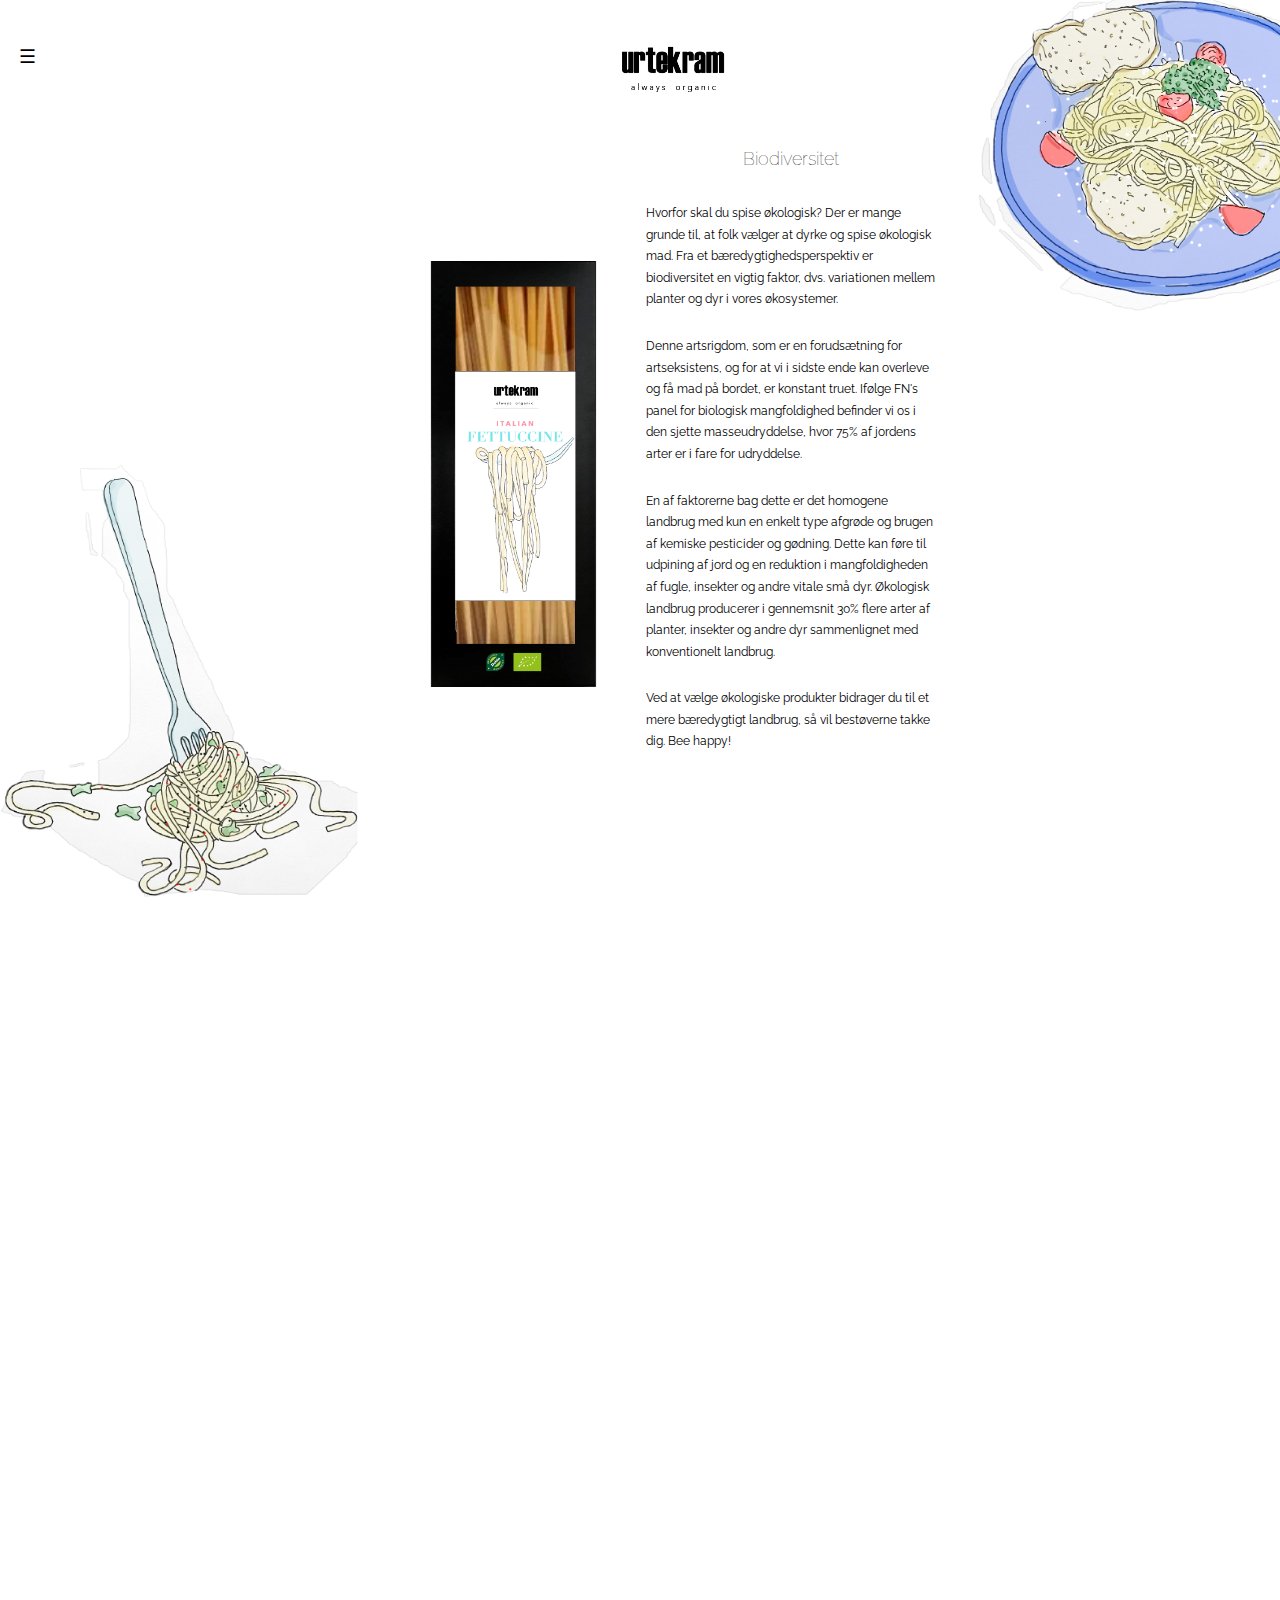
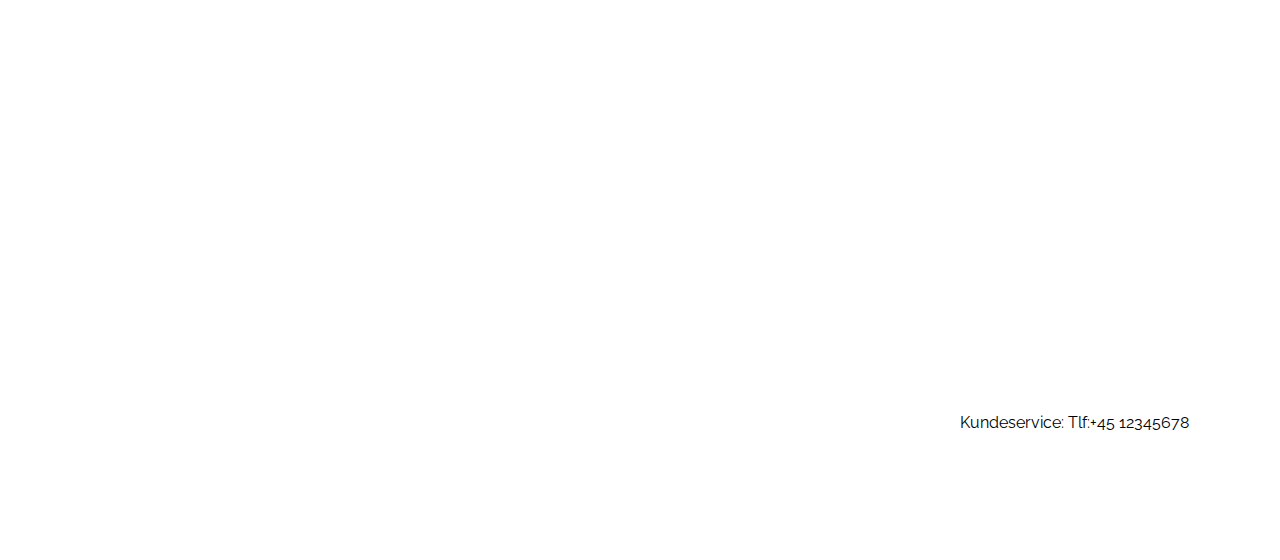
<file: biodiversitet.html>
<!DOCTYPE html>
<html lang=da dir="ltr">
  <head>

<!-- titel til side -->
    <title>Urtekram</title>

    <meta charset="utf-8">
    <meta name="viewport" content="width=device-width, initial-scale=1">

<!-- SEO -->
<meta name="description" content="Hos Urtekram markedsfører vi økologiske fødevarer i kolonial- og frostkategorien, økologisk certificerede plejeprodukter samt produkter, der er rettet mod veganere, vegetarer og personer med allergi inkl. laktose- og glutenfri produkter
Vores produkter sælges i mere end 36 lande: I Skandinavien, hele EU og Rusland, Mellemøsten, Asien og Nordamerika. Urtekram producerer også pasta, og er kendt for deres 'pasta Fettuccine'. Her har de lavet en kampagne for at brande pastaen, og give eksempelser på opskrifter, samt at gøre det let at læse om økologi.">
<meta name="keywords" content="Økologi, pasta, fettuccine, always organic, urtekram, opskrifter, historie, mærkninger, produkter, bæredygtighed">


<!-- link til sidens css -->
    <link rel="stylesheet" href="css/style3.css">

<!--font typer-->
    <link rel="preconnect" href="https://fonts.googleapis.com">
    <link rel="preconnect" href="https://fonts.gstatic.com" crossorigin>
    <link href="https://fonts.googleapis.com/css2?family=Raleway:wght@100&display=swap" rel="stylesheet">

<!-- favicon = ikon i faneblad / browser -->
    <link rel="icon" type="images/png" href="images/ikon2.png"/>

  </head>


<!-- Top Navigation Menu, som burgermenu, der fører ind til sekundærside med menupunkter -->
  <a href="mob-menu.html" class="menu">☰</a>
  <a href="mob-menu.html" class="menumob">☰</a>

  <!--logo-->
    <div class="hero-image">
      <div class="tallerken"> <img src="images/p3.png" alt="pastaret"style="width:100%">

      </div>

      <div class="hero-image">
        <div class="tallerkenmob"> <img src="images/p3.png" alt="pastaret"style="width:100%">

        </div>
      </div>

  <!--logo-->
  <div class="logo3">
    <img src="images/logo1.png" alt="urtekram fettuccine" width="910" height="740"
  </div>
  </div>
</div>

  <!--repsonsiv mobil logo-->

  <div class="logomob3">
    <img src="images/logo1.png" alt="urtekram fettuccine" width="810" height="710"
  </div>
  </div>
</div>

<!--indhold til side-->


  <!--indhold til siden, med billeder-->
  <img class="gaffel"<img src="images/p4.png" alt="bæredygtighed"
</div>
</div>

<img class="gaffelmob"<img src="images/p4.png" alt="bæredygtighed"
</div>
</div>

    <div class="biobillede">
      <img src="images/pakke.png" alt="pasta emballage" style="width:100%">
      <div class="overlay">
    </div>
      </div>

      <div class="biobilledemob">
        <img src="images/pakke.png" alt="emballage pakke" style="width:100%">
        <div class="overlay">
      </div>
        </div>
      </div>


    <!-- tekst ved billede -->
    <div class="biotekst">
        <div class="box box">
  <h1>Biodiversitet</h1>
          <p>Hvorfor skal du spise økologisk? Der er mange grunde til, at folk vælger at dyrke og spise økologisk mad. Fra et bæredygtighedsperspektiv er biodiversitet en vigtig faktor, dvs. variationen mellem planter og dyr i vores økosystemer.
          <p>Denne artsrigdom, som er en forudsætning for artseksistens, og for at vi i sidste ende kan overleve og få mad på bordet, er konstant truet. Ifølge FN's panel for biologisk mangfoldighed befinder vi os i den sjette masseudryddelse, hvor 75% af jordens arter er i fare for udryddelse.</p>
          <p>  En af faktorerne bag dette er det homogene landbrug med kun en enkelt type afgrøde og brugen af ​​kemiske pesticider og gødning. Dette kan føre til udpining af jord og en reduktion i mangfoldigheden af ​​fugle, insekter og andre vitale små dyr. Økologisk landbrug producerer i gennemsnit 30% flere arter af planter, insekter og andre dyr sammenlignet med konventionelt landbrug. </p>
          <p>  Ved at vælge økologiske produkter bidrager du til et mere bæredygtigt landbrug, så vil bestøverne takke dig. Bee happy!</p>
  </div>
</div>

  <div class="biotekstmob">
      <div class="box box">
<h1>Biodiversitet</h1>
        <p>Hvorfor skal du spise økologisk? Der er mange grunde til, at folk vælger at dyrke og spise økologisk mad. Fra et bæredygtighedsperspektiv er biodiversitet en vigtig faktor, dvs. variationen mellem planter og dyr i vores økosystemer.
        <p>Denne artsrigdom, som er en forudsætning for artseksistens, og for at vi i sidste ende kan overleve og få mad på bordet, er konstant truet. Ifølge FN's panel for biologisk mangfoldighed befinder vi os i den sjette masseudryddelse, hvor 75% af jordens arter er i fare for udryddelse.</p>
        <p>  En af faktorerne bag dette er det homogene landbrug med kun en enkelt type afgrøde og brugen af ​​kemiske pesticider og gødning. Dette kan føre til udpining af jord og en reduktion i mangfoldigheden af ​​fugle, insekter og andre vitale små dyr. Økologisk landbrug producerer i gennemsnit 30% flere arter af planter, insekter og andre dyr sammenlignet med konventionelt landbrug. </p>
        <p>  Ved at vælge økologiske produkter bidrager du til et mere bæredygtigt landbrug, så vil bestøverne takke dig. Bee happy!</p>
</div>
</div>
<footer>
  Kundeservice: Tlf:+45 12345678
</footer>
</file>
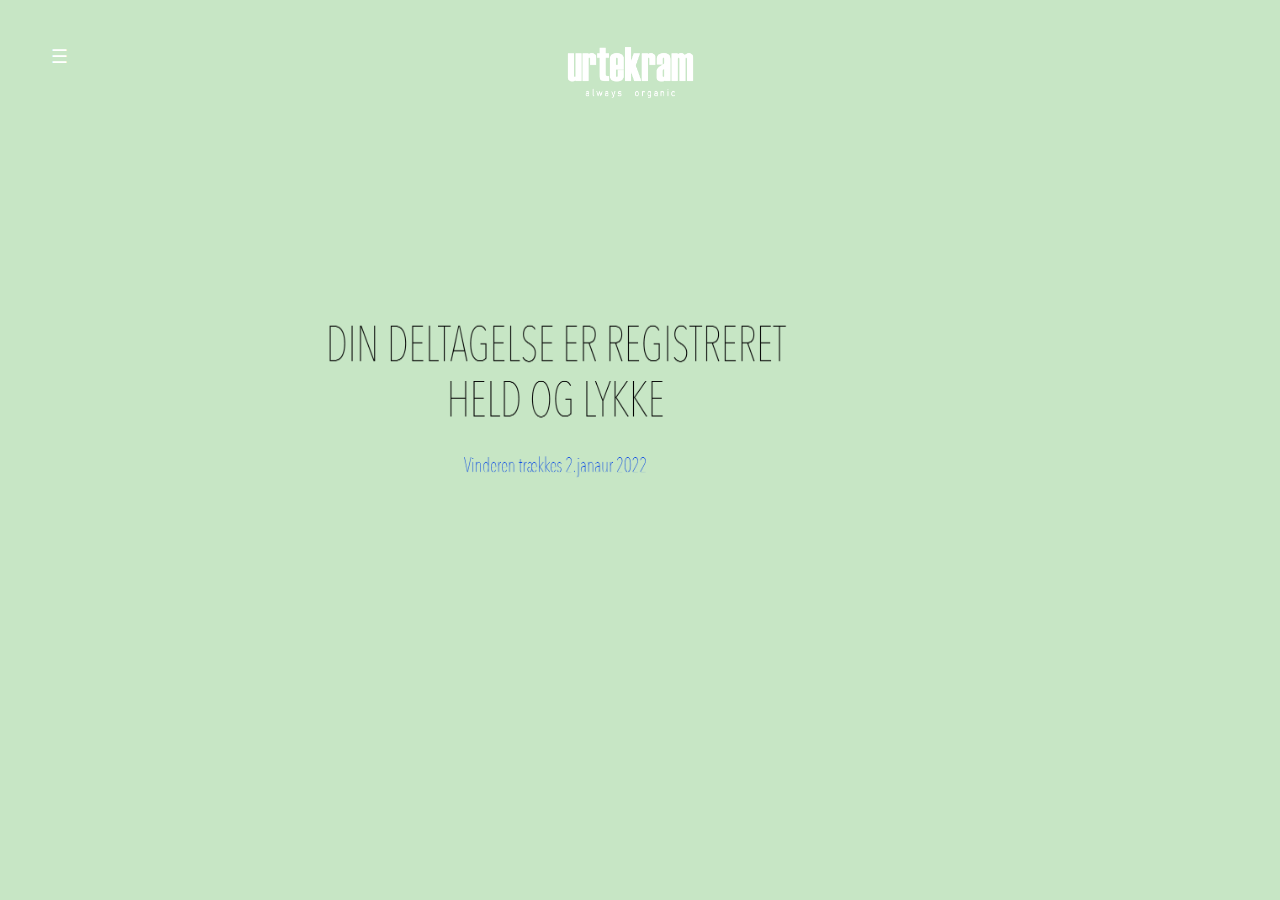
<file: deltagelse.html>
<!DOCTYPE html>
<html lang=da dir="ltr">
  <head>

<!-- titel til side -->
    <title>Urtekram</title>

    <meta charset="utf-8">
    <meta name="viewport" content="width=device-width, initial-scale=1">

<!-- SEO -->
<meta name="description" content="Hos Urtekram markedsfører vi økologiske fødevarer i kolonial- og frostkategorien, økologisk certificerede plejeprodukter samt produkter, der er rettet mod veganere, vegetarer og personer med allergi inkl. laktose- og glutenfri produkter
Vores produkter sælges i mere end 36 lande: I Skandinavien, hele EU og Rusland, Mellemøsten, Asien og Nordamerika. Urtekram producerer også pasta, og er kendt for deres 'pasta Fettuccine'. Her har de lavet en kampagne for at brande pastaen, og give eksempelser på opskrifter, samt at gøre det let at læse om økologi.">
<meta name="keywords" content="Økologi, pasta, fettuccine, always organic, urtekram, opskrifter, historie, mærkninger, produkter, bæredygtighed">

<!-- link til sidens css -->
    <link rel="stylesheet" href="css/style4.css">

<!--font typer-->
    <link rel="preconnect" href="https://fonts.googleapis.com">
    <link rel="preconnect" href="https://fonts.gstatic.com" crossorigin>
    <link href="https://fonts.googleapis.com/css2?family=Raleway:wght@100&display=swap" rel="stylesheet">

<!-- favicon = ikon i faneblad / browser -->
    <link rel="icon" type="images/png" href="images/ikon2.png"/>

  </head>


<!-- Top Navigation Menu, som burgermenu, der fører ind til sekundærside med menupunkter -->
<a href="mob-menu.html" class="menu">☰</a>
<a href="mob-menu.html" class="menumob">☰</a>



<!--logo-->

<div class="logo">
<img class="logo"<img src="images/hvidlogo.png" alt="urtekram, always organic"width="30" height="40"
</div>
</div>

<div class="logomob">
  <img src="images/hvidlogo.png" alt="urtekram always organic" width="220" height="180"
</div>
</div>

</div>
</div>

<div class="deltagelse"> <img src="images/d.png" alt="urtekram, always organic"width="795" height="700"
</div>
</div>
<div class="deltagelsemob"> <img src="images/d.png" alt="urtekram, always organic"width="495" height="400"
</div>
</div>
</file>
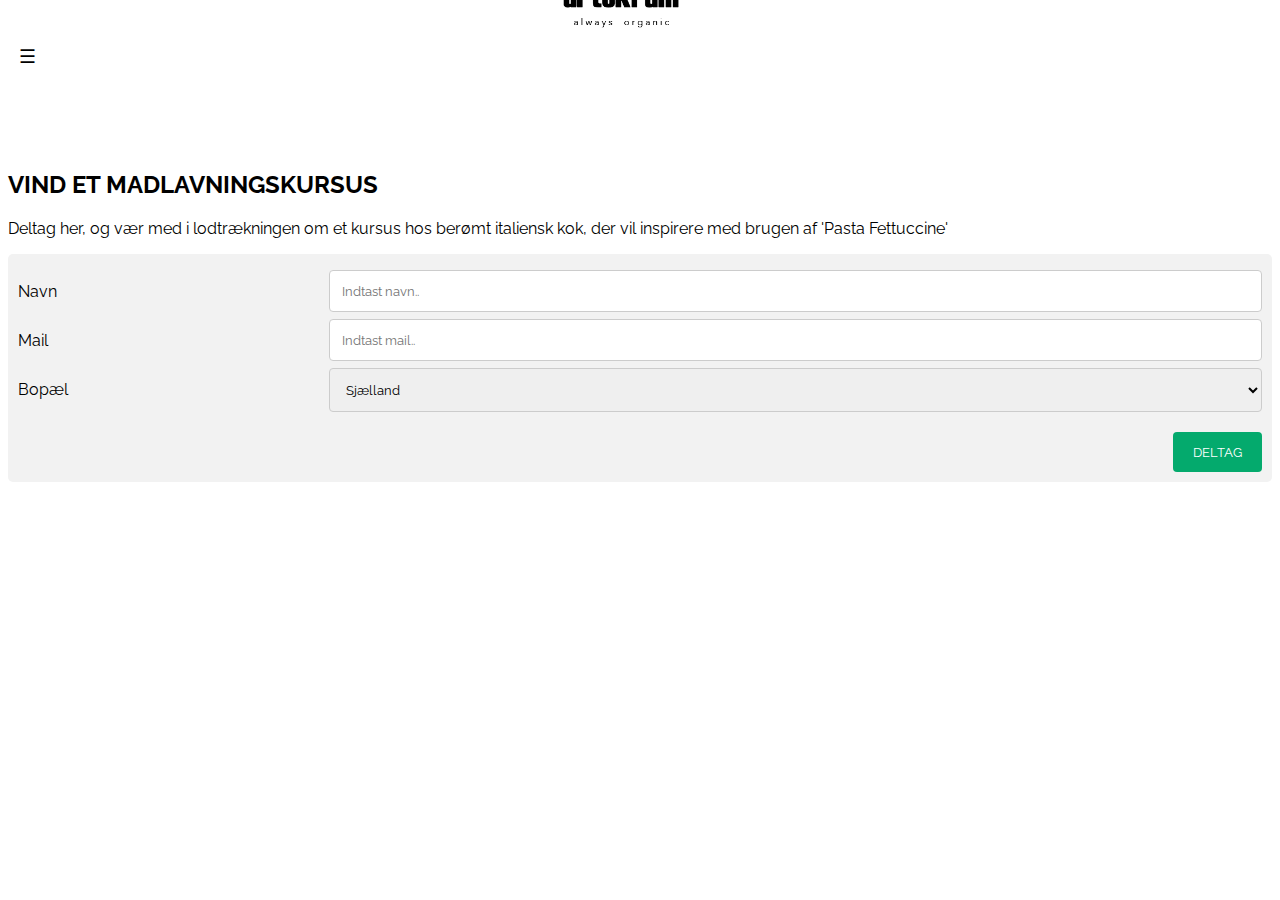
<file: historier.html>
<!DOCTYPE html>
<html lang=da dir="ltr">
  <head>

<!-- titel til side -->
    <title>Urtekram</title>

    <meta charset="utf-8">
    <meta name="viewport" content="width=device-width, initial-scale=1">

<!-- SEO -->
<meta name="description" content="Hos Urtekram markedsfører vi økologiske fødevarer i kolonial- og frostkategorien, økologisk certificerede plejeprodukter samt produkter, der er rettet mod veganere, vegetarer og personer med allergi inkl. laktose- og glutenfri produkter
Vores produkter sælges i mere end 36 lande: I Skandinavien, hele EU og Rusland, Mellemøsten, Asien og Nordamerika. Urtekram producerer også pasta, og er kendt for deres 'pasta Fettuccine'. Her har de lavet en kampagne for at brande pastaen, og give eksempelser på opskrifter, samt at gøre det let at læse om økologi.">
<meta name="keywords" content="Økologi, pasta, fettuccine, always organic, urtekram, opskrifter, historie, mærkninger, produkter, bæredygtighed">

<!-- link til sidens css -->
    <link rel="stylesheet" href="css/style5.css">

<!--font typer-->
    <link rel="preconnect" href="https://fonts.googleapis.com">
    <link rel="preconnect" href="https://fonts.gstatic.com" crossorigin>
    <link href="https://fonts.googleapis.com/css2?family=Raleway:wght@100&display=swap" rel="stylesheet">

<!-- favicon = ikon i faneblad / browser -->
    <link rel="icon" type="images/png" href="images/ikon2.png"/>

  </head>


<!-- Top Navigation Menu, som burgermenu, der fører ind til sekundærside med menupunkter -->
  <a href="mob-menu.html" class="menu">☰</a>


  <!--logo-->
  <img class="logo2"<img src="images/logo1.png" alt="pasta fettuccine"

</div>

<!--repsonsiv mobil logo-->


<div class="logomob">
  <img src="images/logo1.png" alt="logomob" width="780" height="710">

</div>

<body>

<h2>VIND ET MADLAVNINGSKURSUS</h2>
<p>Deltag her, og vær med i lodtrækningen om et kursus hos berømt italiensk kok, der vil inspirere med brugen af 'Pasta Fettuccine'</p>

<div class="container">
  <form action="deltagelse.html">
    <div class="row">
      <div class="col-25">
        <label for="fname">Navn</label>
      </div>
      <div class="col-75">
        <input type="text" id="fname" name="firstname" placeholder="Indtast navn..">
      </div>
    </div>
    <div class="row">
      <div class="col-25">
        <label for="lname">Mail</label>
      </div>
      <div class="col-75">
        <input type="text" id="lname" name="lastname" placeholder="Indtast mail..">
      </div>
    </div>
    <div class="row">
      <div class="col-25">
        <label for="country">Bopæl</label>
      </div>
      <div class="col-75">
        <select id="country" name="country">
          <option value="australia">Sjælland</option>
          <option value="canada">Fyn</option>
          <option value="usa">Jylland</option>
        </select>
      </div>
    </div>

    <div class="row">
      <input type="submit" value="DELTAG">
    </div>
  </form>
</div>

</body>
</html>
</file>
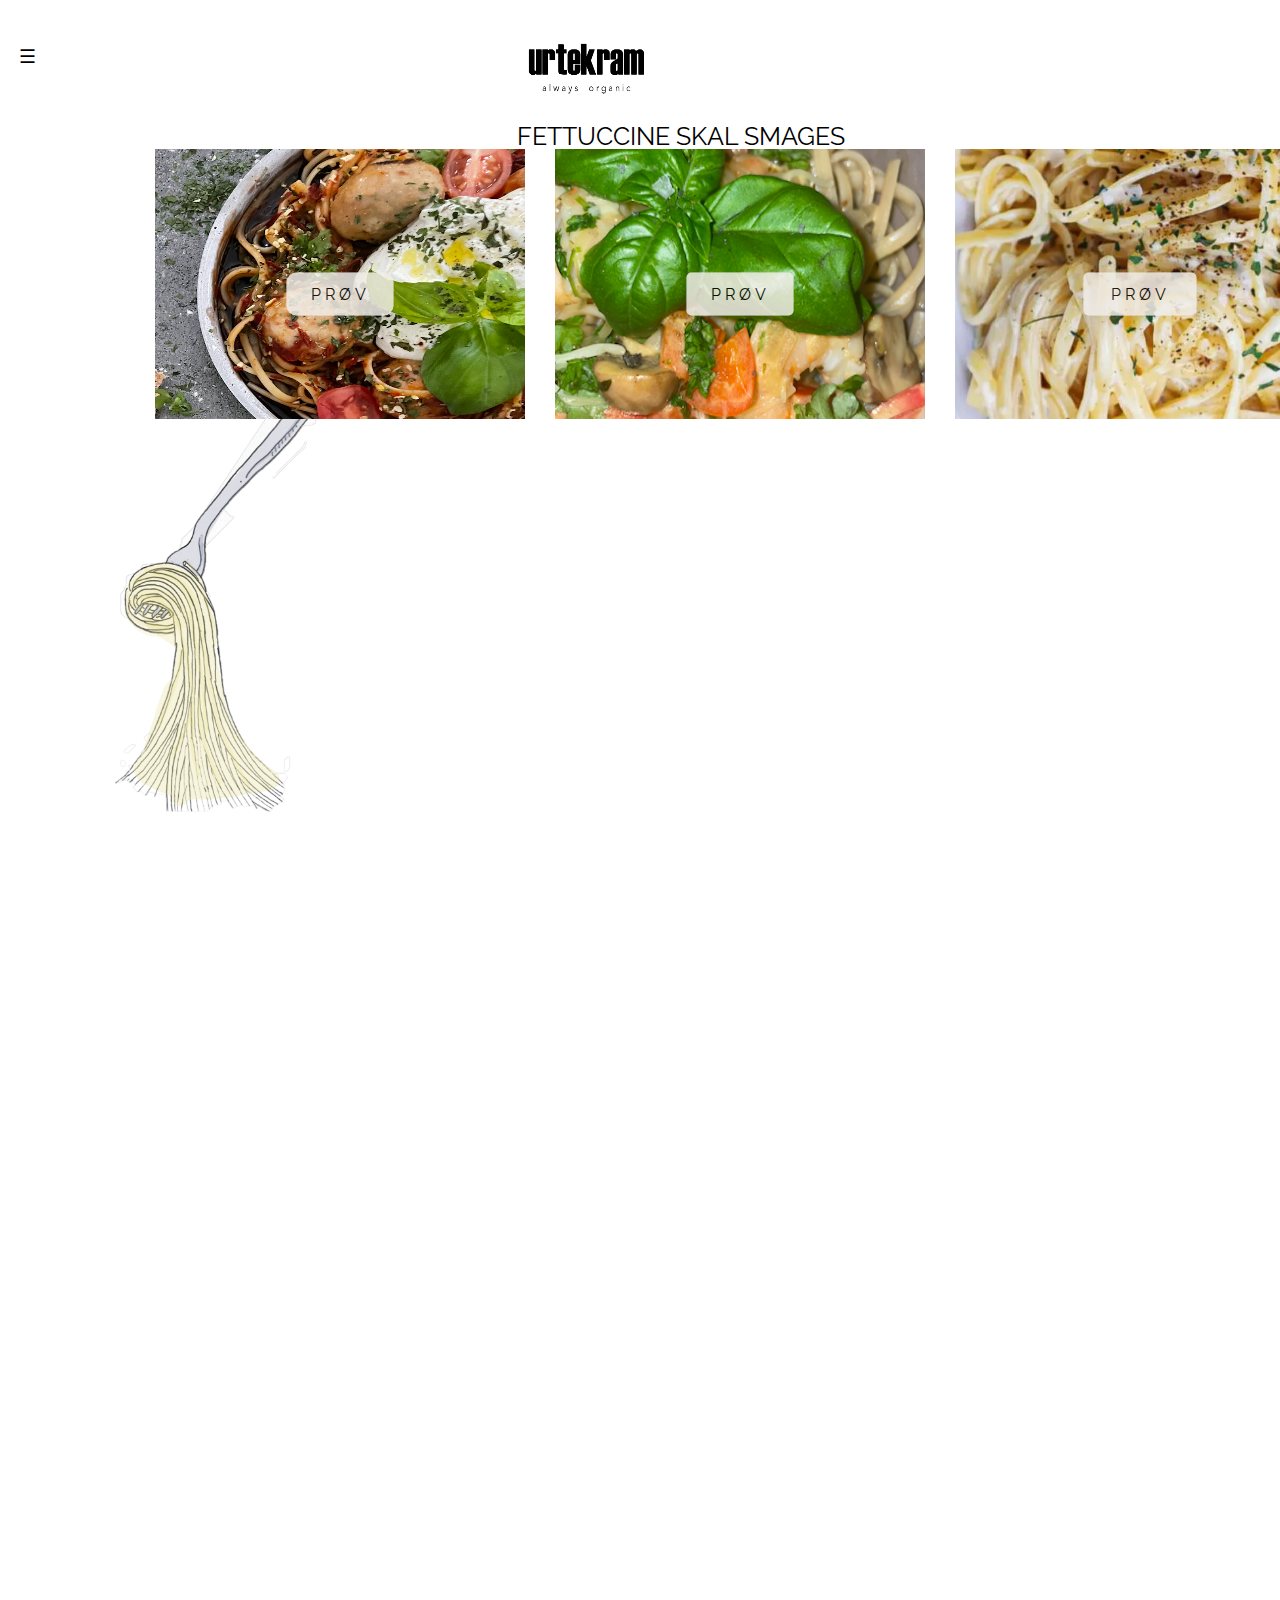
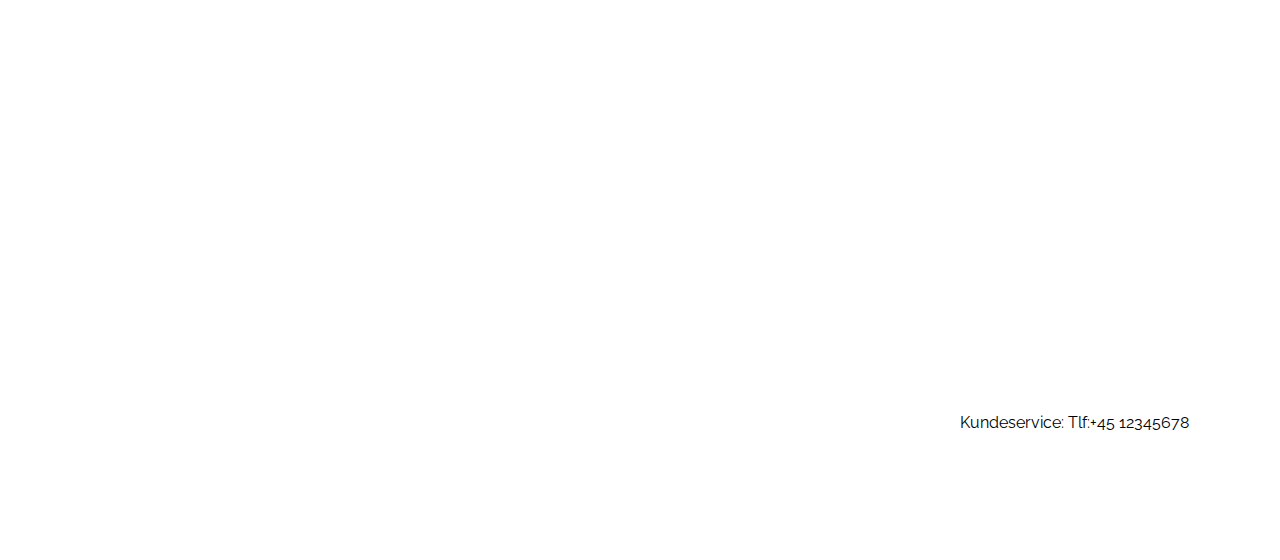
<file: opskriftforside.html>
<!DOCTYPE html>
<html lang=da dir="ltr">
  <head>

<!-- titel til side -->
    <title>Urtekram</title>

    <meta charset="utf-8">
    <meta name="viewport" content="width=device-width, initial-scale=1">

<!-- SEO -->
<meta name="description" content="Hos Urtekram markedsfører vi økologiske fødevarer i kolonial- og frostkategorien, økologisk certificerede plejeprodukter samt produkter, der er rettet mod veganere, vegetarer og personer med allergi inkl. laktose- og glutenfri produkter
Vores produkter sælges i mere end 36 lande: I Skandinavien, hele EU og Rusland, Mellemøsten, Asien og Nordamerika. Urtekram producerer også pasta, og er kendt for deres 'pasta Fettuccine'. Her har de lavet en kampagne for at brande pastaen, og give eksempelser på opskrifter, samt at gøre det let at læse om økologi.">
<meta name="keywords" content="Økologi, pasta, fettuccine, always organic, urtekram, opskrifter, historie, mærkninger, produkter, bæredygtighed">
<!-- link til sidens css -->
    <link rel="stylesheet" href="css/style3.css">

<!--font typer-->
    <link rel="preconnect" href="https://fonts.googleapis.com">
    <link rel="preconnect" href="https://fonts.gstatic.com" crossorigin>
    <link href="https://fonts.googleapis.com/css2?family=Raleway:wght@100&display=swap" rel="stylesheet">

<!-- favicon = ikon i faneblad / browser -->
    <link rel="icon" type="images/png" href="images/ikon2.png"/>

  </head>


<!-- Top Navigation Menu, som burgermenu, der fører ind til sekundærside med menupunkter -->
  <a href="mob-menu.html" class="menu">☰</a>
  <a href="mob-menu.html" class="menumob">☰</a>

  <!--logo-->

    <div class="logo9">
      <img src="images/logo.png" alt="logomob" width="420" height="360"
    </div>
  </div>

  </div>
</div>

      <div class="logomob4">
        <img src="images/logo1.png" alt="logomob" width="780" height="710"
      </div>
      </div>


<!--indhold til side-->

    <body>

      <img class="baggrund" src="images/p2.png" alt="aftensmad"

      <div class="bg-image: url(images/.png)"></div>
      <div class="bg-text">


    <div class="flex-container">
      <div>FETTUCCINE SKAL SMAGES</div>
    </div>

  <body>
      <div class="container">
          <div class="box box1"><img src="images/pol.png" alt="opskrift"></div>
              <div class="image"
          </div>
          <div class="box box2"><img src="images/rejer3.png" alt="opskrift"></div>
              <div class="image">
          </div>
          <div class="box box3"><img src="images/alfredo.png"alt="opskrift"></div>
              <div class="image">
          </div>
      </div>

</body>

<!-- knapper til navigering på billeder, som skal vise hen til opskrifterne -->

<div class="container1">
  <button class="btn">PRØV</button>
  <a href="opskrift.html" class="btn">PRØV</a>


</div>


<div class="container2">
  <button class="btn">PRØV</button>
  <a href="opskrift1.html" class="btn">PRØV</a>

</div>

<div class="container3">
  <button class="btn">PRØV</button>
  <a href="opskrift2.html" class="btn">PRØV</a>


</div>

</div>

<!--mob side, som skal se helt anderledes ud-->

<div class="tekst5mob">
    <div class="box1 box1">
<h1>SMAG ITALIEN FETTUCINE MED . . .</h1>
      <table>
<tr>
  <td>POLPETTE</td>
  <td><a href="opskrift.html" class="button">PRØV</a>

</td>

</tr>
<tr>
  <td>TIGERREJER</td>
  <td><a href="opskrift1.html" class="button">PRØV</a></td>

</tr>
<tr>
  <td>ALFREDO</td>
  <td><a href="opskrift2.html" class="button">PRØV</a></td>

</tr>
</table>

</table>
</div>
</div>
<footer>
  Kundeservice: Tlf:+45 12345678
</footer>
</file>
<file: css/style3.css>
/*Dette er css til index.html, hvor layout, design og udseende kodes* /

/*OBS: alt skrevet med 'mob'endelse, er class til responsivt layout* /

/*udseende samt placering til burgermenu*/
.menu{
  color:black;
  text-decoration: none;
  font-size: 120%;
  z-index: 1;

/*placering*/
  position: absolute;
  left:1.5%;
  top: 5%;
}
.menumob{
  color:black;
  text-decoration: none;
  font-size: 120%;
  z-index: 1;

/*placering*/
  position: absolute;
  left:9%;
  top: 5%;
}



/*HER BEGYNDER: udseende til sekundær mob-menu side*/

/*udseende af menupunkter tekst*/
.menupunkter{
  font-family: 'Raleway', sans-serif;
  color:black;
  font-size: 100%;
  text-decoration: none;
}


/*HER BEGYNDER: altom.html styling*/
/*header udseende*/

.hero-image {

  background-position: center;
  background-repeat: no-repeat;
  background-size: cover;
  position: relative;
    z-index: -1;
}

.logo{
  position: absolute;
  top: -2005%;
left:9%;
width:80%;
z-index: 2;
}

.logomob{
  position: absolute;
right:58.5%;
top:-47.5%;
width:95%;
z-index: -1;
}


/*udseende og position til pil*/
.arrow{
  position: absolute;
  top:18%;
  right:50.5%;
  border: solid black;
  border-width: 0 3px 3px 0;
  display: inline-block;
  padding: 5px;
  transition: .5s ease;
  z-index:2;
}

.down {
  transform: rotate(45deg);
  -webkit-transform: rotate(45deg);
}


.arrow2 {
  position: absolute;
  top:205%;
  right:48%;
  border: solid black;
  border-width: 0 3px 3px 0;
  display: inline-block;
  padding: 5px;
  transition: .5s ease;
  z-index:2;
}
.up {
  transform: rotate(-135deg);
  -webkit-transform: rotate(-135deg);
}

.arrowmob {
  position: absolute;
  top:13%;
  right:49.5%;
  border: solid black;
  border-width: 0 3px 3px 0;
  display: inline-block;
  padding: 5px;
  transition: .5s ease;
  z-index:2;

}

.downmob {
  transform: rotate(45deg);
  -webkit-transform: rotate(45deg);
}


.arrow2mob {
  position: absolute;
  top:260%;
  right:49.5%;
  border: solid black;
  border-width: 0 3px 3px 0;
  display: inline-block;
  padding: 5px;
  transition: .5s ease;
  z-index:2;
}
.upmob {
  transform: rotate(-135deg);
  -webkit-transform: rotate(-135deg);
}

/* Smooth scroll */
html {
  scroll-behavior: smooth;
}

#showmenu a {
  height:3em;
}

/*placering af billede*/


.image6 {
  position: absolute;
  top: 7%;
right:8.6%;
width:80%;
z-index: 2;
}

.image6mob {
  position: absolute;
  top: 10%;
right:-45%;
width:180%;
z-index: -2;
}

.image7 {
  position: absolute;
  top: 103%;
right:29.9%;
width:40%;
z-index: 2;
}

.image7mob {
  position: absolute;
  top: 87%;
right:1%;
width:100%;
z-index: 2;
}
/*udseende af indhold*/
/*tekst til billeder, placering*/
/*tekst udseende*/
p{
  font-family: 'Raleway', sans-serif;
  margin: 25px;
  font-size: 12px;
  line-height: 180%;
}

/*overskrift udseende*/
h1{
  font-family: 'Raleway', sans-serif;
  font-size:18px;
  font-weight: lighter;
  font-stretch: ultra-condensed;
  text-align: center;
  margin-bottom: 10%;

}
  .tekst1
  {
    font-family: 'Raleway', sans-serif;
    position:relative;
    top:910px;
    width: 1300%;
    height: 20%;
    margin: 20%;
    left:34%;
    right: 42%;
    display: inline-block;

  }

  .tekst2
  {
    font-family: 'Raleway', sans-serif;
    position:relative;
    top:640px;
    width: 1380%;
    height: 20%;
    margin: 20%;
    right: 22%;
    display: inline-block;
    z-index: 2;
  }


  .tekst1 .box
  {
    font-family: 'Raleway', sans-serif;
    width: calc(440px - 10px);
    height: calc(250px - 10px);
    background: white;
    margin:15px;
    box-sizing: border-box;
    border-radius: 4px;
    text-align: left;
  }

  .tekst1mob
  {
    font-family: 'Raleway', sans-serif;
    position:relative;
    top:780px;
    width: 800%;
    height: 20%;
    margin: 20%;
    left:-30%;
    right: 42%;
    display: inline-block;

  }
  .tekst1mob .box
  {
    font-family: 'Raleway', sans-serif;
    width: calc(390px - 10px);
    height: calc(250px - 10px);
    background: white;
    margin:15px;
    box-sizing: border-box;
    border-radius: 4px;
    text-align: left;
  }


.tekst2 .box1
{
  width: calc(450px - 10px);
  height: calc(250px - 10px);
  background: white;
  margin:15px;
  box-sizing: border-box;
  border-radius: 4px;
  text-align: left;
  position: relative;
  top:34em;
  right:-16em;
  font-family: 'Raleway', sans-serif;
  position: relative;
  top:-260px;

}



  .tekst2mob
  {
    font-family: 'Raleway', sans-serif;
    position:relative;
    top:800px;
    width: 780%;
    height: 20%;
    margin: 20%;
    right: 22%;
    display: inline-block;}

.tekst2mob .box1
{
  font-family: 'Raleway', sans-serif;
  width: calc(340px - 10px);
  height: calc(250px - 10px);
  background: white;
  margin:15px;
  box-sizing: border-box;
  border-radius: 4px;
  text-align: left;

}

/*udseende til tabel med næringsindhold*/
table {
  font-family: arial, sans-serif;
  border-collapse: collapse;
  width: 100%;

}

td, th {
  border-bottom: 1px solid #dbd8cc;
  text-align: left;
  padding: 8px;
  font-family: 'Raleway', sans-serif;
}

tr:nth-child(even) {
  background-color:white;
}


footer{
  position: absolute;
  bottom:-140%;
  left:75%;
  padding-bottom: 10%;
  font-family: 'Raleway', sans-serif;

}

.footermob1{
  position: absolute;
  bottom:10%;
  left:5%;
  font-family: 'Raleway', sans-serif;
}

p2{
  color:green;
}

/*HER BEGYNDER: styling af forside til opskrifter*/

body
{
  margin: 0;
  padding: 0;
  font-family: sans-serif;
  font-family: 'Raleway', sans-serif;

}

.logo9{
  position: absolute;
  top:-105px;
right:502px;

z-index: 1;
}

.logomob4{
  position: relative;
  right:61%;
  top:-335px;
  width: 100%;
}


  .tekst5mob
  {
    font-family: 'Raleway', sans-serif;
    position:relative;
    top:-660px;
    width: 780%;
    height: 20%;
    margin: 20%;
    right: 22%;
    display: inline-block;}

.tekst5mob .box1
{
  font-family: 'Raleway', sans-serif;
  width: calc(320px - 10px);
  height: calc(250px - 10px);
  background: white;
  margin:15px;
  box-sizing: border-box;
  border-radius: 4px;
  text-align: left;

}

.button{
  background-color: beige;
 border: none;
 color: black;
 padding: 12px 30px;
 text-align: center;
 text-decoration: none;
 display: inline-block;
 font-size: 10px;
 margin: 30px 0px;
 cursor: pointer;
 border-radius: 4px;
 position: relative;
 right:-30%;

}


.container
{
  position: relative;
  bottom: 0.3px;
  top:-555px;
  width: 1500px;
  height: 200px;
  margin: 200px auto;
  left:120px;
  z-index: 1;

}
.container .box
{
  position: relative;
  width: calc(400px - 30px);
  height: calc(300px - 30px);
  background: #000;
  float:left;
  margin:15px;
  box-sizing: border-box;
  overflow: hidden;
  border-radius: 0px;
  z-index: 1;
}

.box1 img {
    width: 100%;
    height: 120%;

}

.box2 img {
    width: 100%;
    height: 120%;
}

.box3 img {
    width: 150%;
    height: 100%;
    z-index: 2;
  }


  .container1 {
    position: relative;
    width: 100%;
    max-width: 400px;
    top: 160px;
    z-index: 2;
  }

  .container1 img {
    width: 500%;
    height: auto;
    z-index: 2;

  }

  .container1 .btn {
    position: absolute;
    top: 100%;
    left: 250%;
    transform: translate(-50%, -50%);
    -ms-transform: translate(-50%, -50%);
    background-color: #f2efea;
    color: black;
    font-size: 16px;
    font-family: 'Raleway', sans-serif;
    letter-spacing: 4px;
    padding: 12px 27px;
    border: none;
    cursor: pointer;
    border-radius: 5px;
    text-align: center;
    text-decoration: none;
    opacity: 0.6;
    transition: 0.3s;
    z-index:2;


  }
  .btn:hover {opacity: 1}


  .container2 {
    position: relative;
    width: 500%;
    max-width: 400px;
      top: 160px;
  }

  .container2 img {
    width: 100%;
    height: auto;
      z-index: 1;
  }

  .container2 .btn {
    position: absolute;
    top: 100%;
    left: 50%;
    transform: translate(-50%, -50%);
    -ms-transform: translate(-50%, -50%);
    background-color: #f2efea;
    color: black;
    font-size: 16px;
    font-family: 'Raleway', sans-serif;
    letter-spacing: 4px;
    padding: 12px 24px;
    border: none;
    cursor: pointer;
    border-radius: 10px;
    text-align: center;
    text-decoration: none;
    opacity: 0.6;
 transition: 0.3s;
 z-index:2;



  }

  .btn:hover {opacity: 1}

  .container3 {
    position: relative;
    width: 500%;
    max-width: 400px;
      top: 160px;
  }

  .container3 img {
    width: 50%;
    height: auto;
  }

  .container3 .btn {
    position: absolute;
    top: 1000%;
    left: 150%;
    transform: translate(-50%, -50%);
    -ms-transform: translate(-50%, -50%);
    background-color: #f2efea;
    color: black;
    font-size: 16px;
    font-family: 'Raleway', sans-serif;
    letter-spacing: 4px;
    padding: 12px 24px;
    border: none;
    cursor: pointer;
    border-radius: 5px;
    text-align: center;
    text-decoration: none;
    opacity: 0.6;
 transition: 0.3s;
 z-index:2;
}
.btn:hover {opacity: 1}



.flex-container > div {
background-color: white;
margin: 21px;
margin-right: 20px;
padding: 10px;
padding-top: 10px;
font-size: 25px;
z-index: -1;
text-align: center;
position:absolute;
top:10%;
left:38%;
font-family: 'Raleway', sans-serif;

}

.baggrund{
  z-index:-1;
  height:50%;
  width: 50%;
  position:relative;
  top:330px;
  bottom: 30%;
  left:-10%;

}

.logo{
  position: absolute;

}
/*HER BEGYNDER: styling til opskrift sider*/

.logo7{
  position: absolute;
  top: -175%;
left:9%;
width:80%;
z-index: 2;
}

.logomob7{
  position: absolute;
  top:-92%;
  right:-47%;
}


* {
  box-sizing: border-box;
}

.kødbolle{
  position: relative;
  width: 30%;
  height:30em;
  top:20%;
  z-index: 1;
}


/*udseende til opskrifter*/
body {
  font-family: 'Raleway', sans-serif;
  padding: 20px;
  background:white;
}

dl{
  list-style: none;
}

ul{
  list-style: line;
  border-bottom: 1px solid #fff;
   display: block;
   line-height: 2.333em;
   padding: 0 11px 0 15px;


}
/* titel på opskrift*/
.header {

  font-family: 'Raleway', sans-serif;
  padding: 10px;
  margin-top: 90px;
  font-size: 20px;
  text-align: center;
  background: white;
  border: solid #fff;
  top:40%;
}

h2{
  color:black;
  text-decoration: none;
}


h3{
  font-size: 120%;}

/* Her har jeg lavet to kolonner som er responsive og som flyder ved siden af hinanden, til opskriftsiderne*/
/* Left column */
.leftcolumn {
  float: left;
  width: 75%;

}

/* Højre column */
.rightcolumn {
  float: left;
  width: 25%;
  padding-left: 20px;

}

/*position af liste med fremgangsmåde*/
.howto{
  position: relative;
  top:-130px;
  bottom: 50px;
}


.card {
   background-color: white;
   padding: 10px;
   margin-top: 20px;
   margin-bottom: -80px;
   border: solid #b2aea4;
border-width: thin;
text-decoration: none;
}

/* Clear floats efter kolonner */
.row:after {
  display: table;
  clear: both;

}

/*udseende til link-tekst til ny opskrift (linje 85 html på opskrift siderne)*/
/* unvisited link */
a:link {
  color: Black;
  text-decoration: none;
}

/* visited link( linje 85 html på opskrift siderne) */
a:visited {
  color: black;
}

/* mouse over link (linje 85 html på opskrift siderne)*/
a:hover {
  color: grey;
}

/* selected link (linje 85 html på opskrift siderne) */
a:active {
  color: black;
}


/*udseende til info box (linje 53 html på opskrift siderne)*/
.container5
{
  position:  relative;
  bottom: 2px;
  top:-90px;
  width: 1200px;
  height: 180px ;
  left:700px;

}
.container5 .box
{  width: calc(280px - 1px);
  height: calc(150px - 1px);
  background: #f2efea;
  margin:15px;
  box-sizing: border-box;
  overflow: hidden;
  border-radius: 5px;
  text-align: center;
}


/*udseende til repsonsiv info box (linje 53 html på opskrift siderne)*/
.container5mob
{
  position:  relative;
  bottom: 2px;
  top:-50px;
  width: 1900px;
  height: 170px;
  left:700px;

}
.container5mob .box
{  width: calc(140px - 1px);
  height: calc(140px - 1px);
  background: #f2efea;
  margin:15px;
  margin-bottom: 40px;
  box-sizing: border-box;
  overflow: hidden;
  border-radius: 5px;
  text-align: center;
  position:  relative;
  bottom: 2px;
  top:-55px;
  height: 140px ;
  left:-540px;
}

.fakeimg{
  position: relative;
  top:-30%;
}

/*HER BEGYNDER: styling af økologi side*/
/* To billeder positioner*/

.logo3{
  position: absolute;
  top:-330px;
right:-56%;
width:140%;
height: 120%;
z-index: 1;
}

.logomob3{
  position: absolute;
right:65.5%;
top:-46.5%;
width:85%;
z-index: -1;
}

.biobillede {
position: relative;
left:18%;
  width: 46%;
  padding: 1px;
  height:480px;
width:46%;
top:240px;
}

.biobilledemob {
position: relative;
left:-18%;
  width: 146%;
  padding: 1px;
  height:480px;
width:146%;
top:810px;
z-index: 2;
}

.biotekst{
  font-family: 'Raleway', sans-serif;
  position:relative;
  top:-600px;
  width: 1300%;
  height: 18%;
  margin: 20%;
  left:27.5%;
  right: 42%;
  display: inline-block;

}
.biotekst .box
{
  font-family: 'Raleway', sans-serif;
  width: calc(350px - 10px);
  height: calc(250px - 10px);
  background: white;
  margin:12px;
  box-sizing: border-box;
  border-radius: 4px;
  text-align: left;
}


.biotekstmob{
  font-family: 'Raleway', sans-serif;
  position:relative;
  top:-390px;
  width: 100%;
  height: 18%;
  margin: 20%;
  left:-22.5%;
  right: 42%;
  display: inline-block;

}
.biotekstmob .box
{
  font-family: 'Raleway', sans-serif;
  width: calc(350px - 10px);
  height: calc(250px - 10px);
  background: white;
  margin:12px;
  box-sizing: border-box;
  border-radius: 4px;
  text-align: left;
}


.tallerken{
  position: absolute;
  height: 60%;
  width: 60%;
  top:-183px;
  left:63%;
}


.tallerkenmob{
  position: absolute;
  height: 80%;
  width: 80%;
  top:-75px;
  left:55%;
}

.gaffel{
  position: absolute;
  height: 60%;
  width: 60%;
  top:44%;
  left:-16.9%;
}

.gaffelmob{
  position: absolute;
  height: 30%;
  width: 60%;
  top:-10%;
  left:-8.9%;
  z-index: -1;
}





/*REPSONSIV DESIGN*/


/*layout til opskrift sider*/
@media screen and (max-width: 800px) {
  .leftcolumn, .rightcolumn {
    width: 100%;
    padding: 0;
  }
}

/* Responsive mobil*/
@media screen and (max-width: 600px){
  .logo{
    display: none;
  }

  .logomob{
    display:block;
  }

  .logotablet{
    display: none;
  }

  .logo3{
    display: none;
  }

  .logomob3{
    display:block;
  }


  .image6{
    display: none;
  }

  .image6mob{
    display:block;
  }

  .image7{
    display: none;
  }

  .image7mob{
    display:block;
  }

  .arrow{
    display: none;
  }

  .arrowmob{
    display:block;
  }

  .arrow2{
    display: none;
  }

  .arrow2mob{
    display:block;
  }

  .tekst1{
    display: none;
  }

  .tekst1mob{
    display:block;
  }

  .tekst2{
    display: none;
  }

  .tekst2mob{
    display:block;
  }

  .container5{
    display: none;
  }

  .container5mob{
    display:block;
  }

  .gaffel{
    display: none;
  }

  .gaffelmob{
    display:block;
  }

  .biobillede{
    display: none;
  }

  .biobilledemob{
    display:block;
  }

  .biotekst{
    display: none;
  }

  .biotekstmob{
    display:block;
  }

  .tallerken{
    display: none;
  }

  .tallerkenmob{
    display:block;
  }

/*opskriftforside*/
  .container  {
    display: none;


  }
  .container .box
  {
    display: none;

  }

  .box1 img {
    display: none;


  }

  .box2 img {
    display: none;

  }

  .box3 img {
    display: none;

    }


    .container1 {
      display: none;

    }

    .container1 img {
      display: none;


    }

    .container1 .btn {
      display: none;

    }
    .btn:hover {
      display: none;

    }


    .container2
      {
       display: none;

     }


    .container2 img  {
      display: none;

    }
    .container2 .btn {
      display: none;

    }

    .btn:hover {display: none;
}

    .container3 {
      display: none;

    }

    .container3 img {
      display: none;

    }

    .container3 .btn {
      display: none;
}
  .btn:hover {display: none;
}



  .flex-container > div {
    display: none;

  }

  .baggrund{
    display: none;

  }

  .logo{
    display: none;

  }
  .tekst5mob{
    display:block ;
  }

  .tekst5mob{
    display:block;
  }

  .logo7{
    display: none;

  }

  .logomob7{
    display: block;
  }
  .fakeimg{
    display: none;
  }
  .menu{
  display:none;
  }
  .menumob{
  display: block;
  }
  footer{
    display:none;
  }

  .footermob1 {
    display: block;
  }
}




  /* 3. stor skærm */
  @media only screen and (min-width: 992px) {
    .logo{
      display: block;
    }

    .logomob{
      display:none;
    }


    .logotablet{
      display: block;
    }

    .logo3{
      display: block;
    }

    .logomob3{
      display:none;
    }


    .image6{
      display: block;
    }

    .image6mob{
      display:none;
    }

    .image7{
      display: block;
    }

    .image7mob{
      display:none;
    }

    .arrow{
      display: block;
    }

    .arrowmob{
      display:none;
    }

    .arrow2{
      display: block;
    }

    .arrow2mob{
      display:none;
    }

    .tekst1{
      display: block;
    }

    .tekst1mob{
      display:none;
    }

    .tekst2{
      display:block;
    }

    .tekst2mob{
      display:none;
    }

    .container5{
      display: block;
    }

    .container5mob{
      display:none;
    }

    .gaffel{
      display: block;
    }

    .gaffelmob{
      display:none;
    }

    .biobillede{
      display: block;
    }

    .biobilledemob{
      display:none;
    }

    .biotekst{
      display:block;
    }

    .biotekstmob{
      display:none;
    }

    .tallerken{
      display: block;
    }

    .tallerkenmob{
      display:none;
    }

    .logomob4{
      display:none;
    }

    .tekst5mob{
      display: none;
    }

    .tekst5mob{
      display:none;
    }

    .logo7{
      display: block;

    }

    .logomob7{
      display: none;
    }

    .fakeimg{
      display: none;
    }

    .menu{
    display:block;
    }
    .menumob{
    display: none;
    }

    footer{
      display:block;
    }

    .footermob1{
      display: none;
    }
      }
</file>
<file: css/style4.css>
/*udseende samt placering til burgermenu*/

.menu{
  color:white;
  text-decoration: none;
  font-size: 120%;
  z-index: 1;

/*placering*/
  position: absolute;
  left:4%;
  top: 5%;
}

.menumob{
  color:white;
  text-decoration: none;
  font-size: 120%;
  z-index: 1;

/*placering*/
  position: absolute;
  left:9%;
  top: 5%;
}

.menupunkter{
  color:white;
position: inherit;
  right:80%;
  margin:20px;
top:70%;
text-decoration: none;
}

/*placering af logo*/
.logo{
position: absolute;
right:28%;
top:-3%;
width:45%;
height: 50%;
z-index: 1;
}

/*logo mobil*/
.logomob {
margin-left: 22%;
margin-top: -11%;
}

body {
  background-color: #c7e6c5;
  z-index: -1;
}


* {
  box-sizing: border-box;
}


.deltagelse{
  position: absolute;
right:318px;
top:65px;
}

.deltagelsemob{
  position: absolute;
  right:-18%;
  top:10%;
}

/*HER BEGYNDER: Responsiv udseende til diverse enheder*/

/* Responsive mobil*/
@media screen and (max-width: 600px){
  .logo{
    display: none
  }

  .logomob{
    display:block;
  }

.menu{
  color:black;
}
.menu{
display:none;
}
.menumob{
display: block;
}

.deltagelse{
  display:none;

}

.deltagelsemob{
  display: block;

}

  }



/* Responsive layout - storskærm*/
@media screen and (min-width: 1200px) {

  .logo{
    display:block;
  }
  .logomob{
    display: none;
}
  .menu{
  display:block;
  }
  .menumob{
  display: none;
  }

  .deltagelse{
    display:block;

  }

  .deltagelsemob{
    display: none;

  }
}
</file>
<file: css/style5.css>
/*udseende samt placering til burgermenu*/
.menu{
  color:black;
  text-decoration: none;
  font-size: 120%;
  z-index: 1;

/*placering*/
  position: absolute;
  left:1.5%;
  top: 5%;
}

.menumob{
  color:black;
  text-decoration: none;
  font-size: 120%;
  z-index: 1;

/*placering*/
  position: absolute;
  left:9%;
  top: 5%;
}



/*HER BEGYNDER: styling af historie side*/

.logo2{
  position: absolute;
  top:-390px;
  margin-bottom: 20px;
left:8.5%;
width:80%;
z-index: 2;
}

.logomob{
  position: absolute;
right:62.5%;
top:-46.5%;
width:85%;
z-index: -1;
}

* {
  box-sizing: border-box;
}

input[type=text], select, textarea {
  width: 100%;
  padding: 12px;
  border: 1px solid #ccc;
  border-radius: 4px;
  resize: vertical;
  font-family: 'Raleway', sans-serif;

}

p{
  font-family: 'Raleway', sans-serif;

}

h2{
  padding-top: 150px;
  font-family: 'Raleway', sans-serif;

}


label {
  padding: 12px 12px 12px 0;
  display: inline-block;
  font-family: 'Raleway', sans-serif;

}

input[type=submit] {
  background-color: #04AA6D;
  color: white;
  padding: 12px 20px;
  border: none;
  border-radius: 4px;
  cursor: pointer;
  float: right;
  margin-top: 20px;
  font-family: 'Raleway', sans-serif;

}

input[type=submit]:hover {
  background-color: #45a049;
}

.container {
  border-radius: 5px;
  background-color: #f2f2f2;
  padding: 10px;

}

.col-25 {
  float: left;
  width: 25%;
  margin-top: 6px;
}

.col-75 {
  float: left;
  width: 75%;
  margin-top: 6px;
}

/* Clear floats after the columns */
.row:after {
  content: "";
  display: table;
  clear: both;
}



/* Responsive layout - when the screen is less than 600px wide, make the two columns stack on top of each other instead of next to each other */
@media screen and (max-width: 600px) {
  .col-25, .col-75, input[type=submit] {
    width: 100%;
    margin-top: 0;
  }
}
/* Responsive mobil*/
@media screen and (max-width: 600px){
  .logo2{
    display: none;
  }

  .logomob{
    display:block
  }

/* 3. stor skærm */
@media only screen and (min-width: 992px) {
  .logo2{
    display: block;
  }

  .logomob{
    display:none;
  }
</file>
